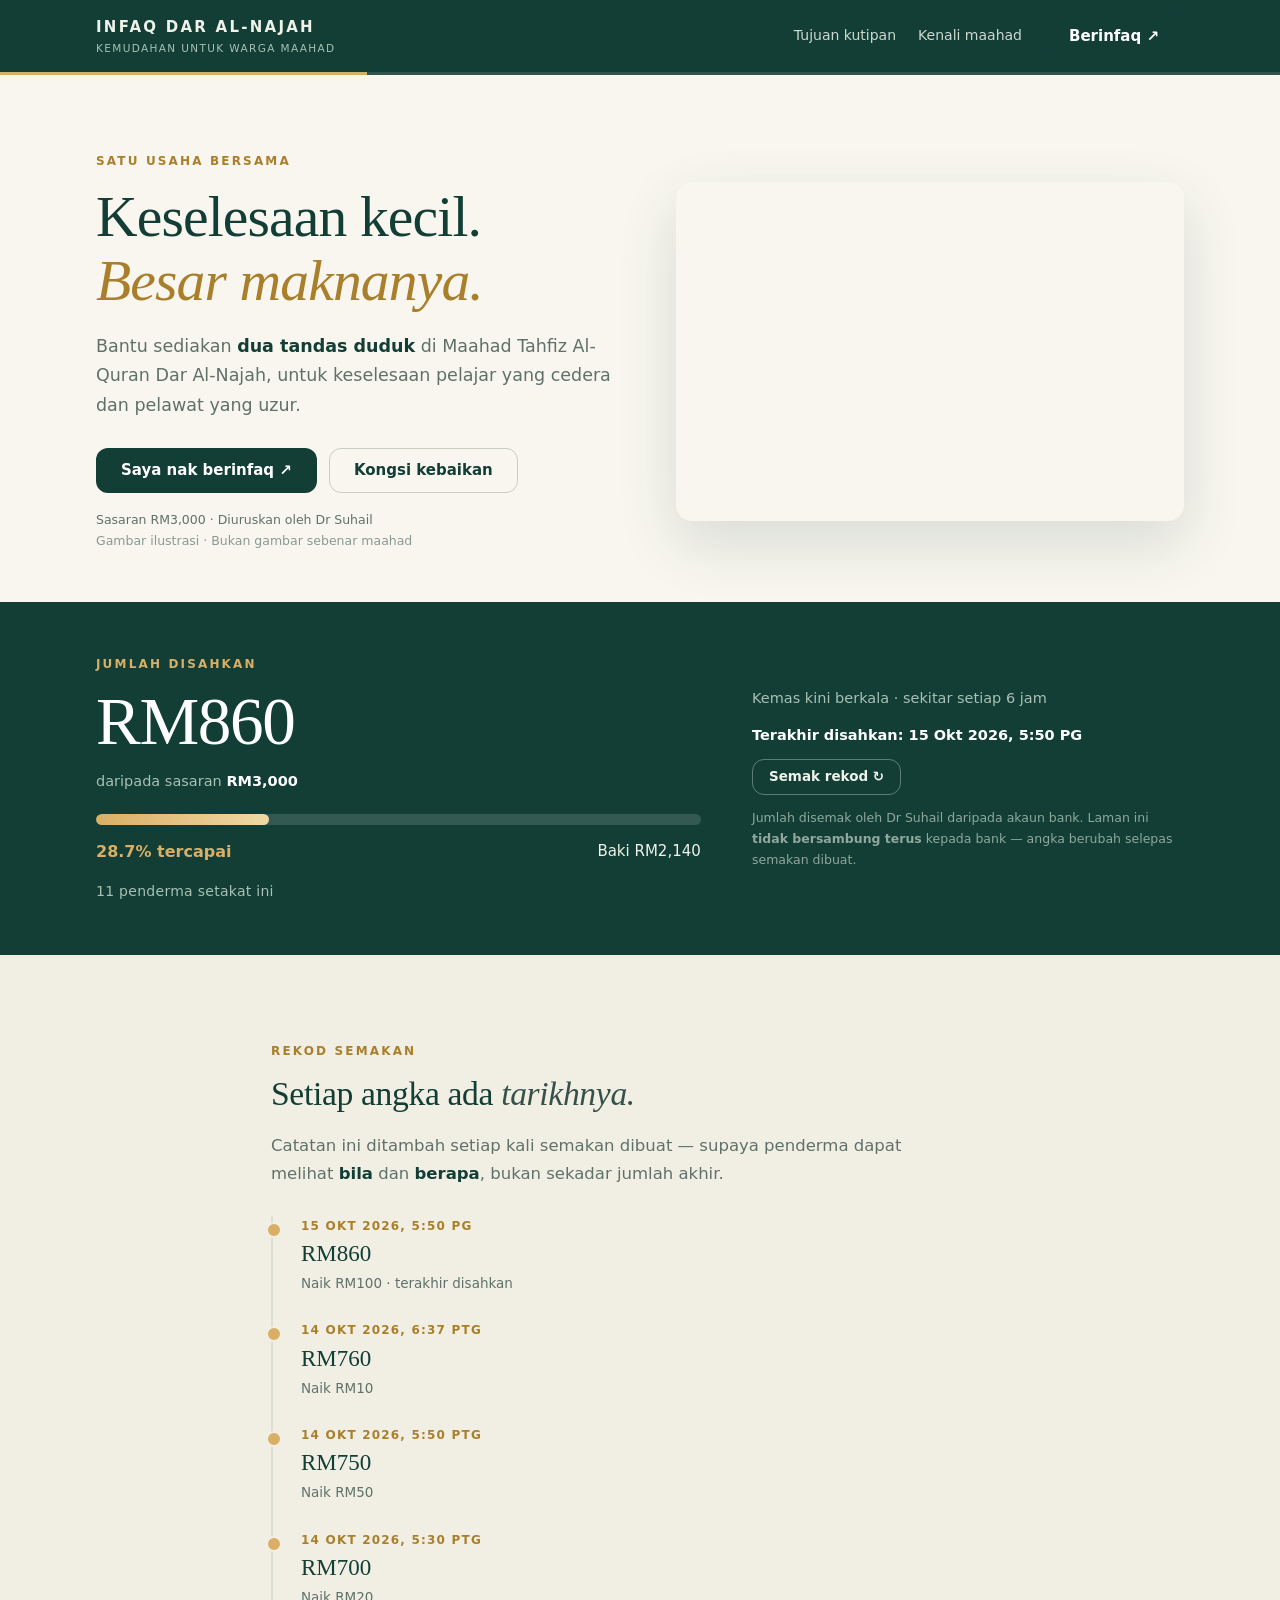
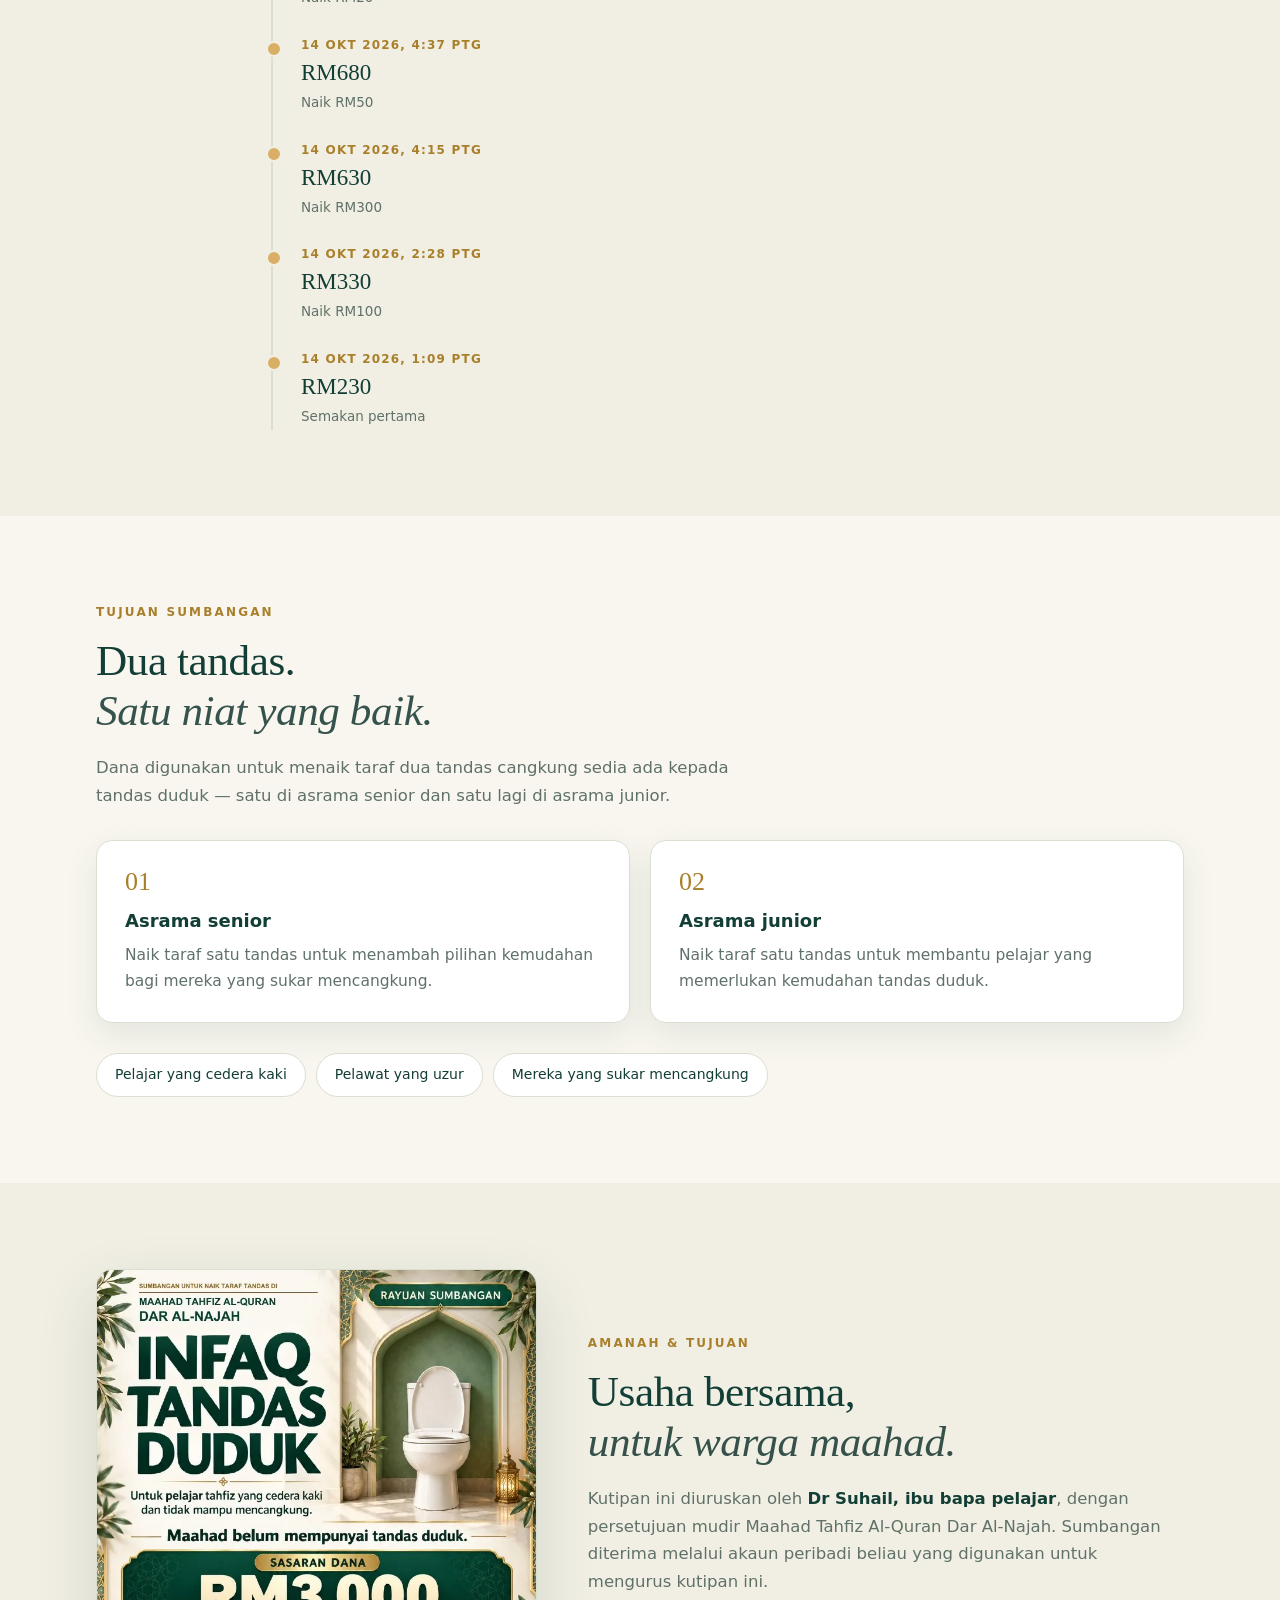
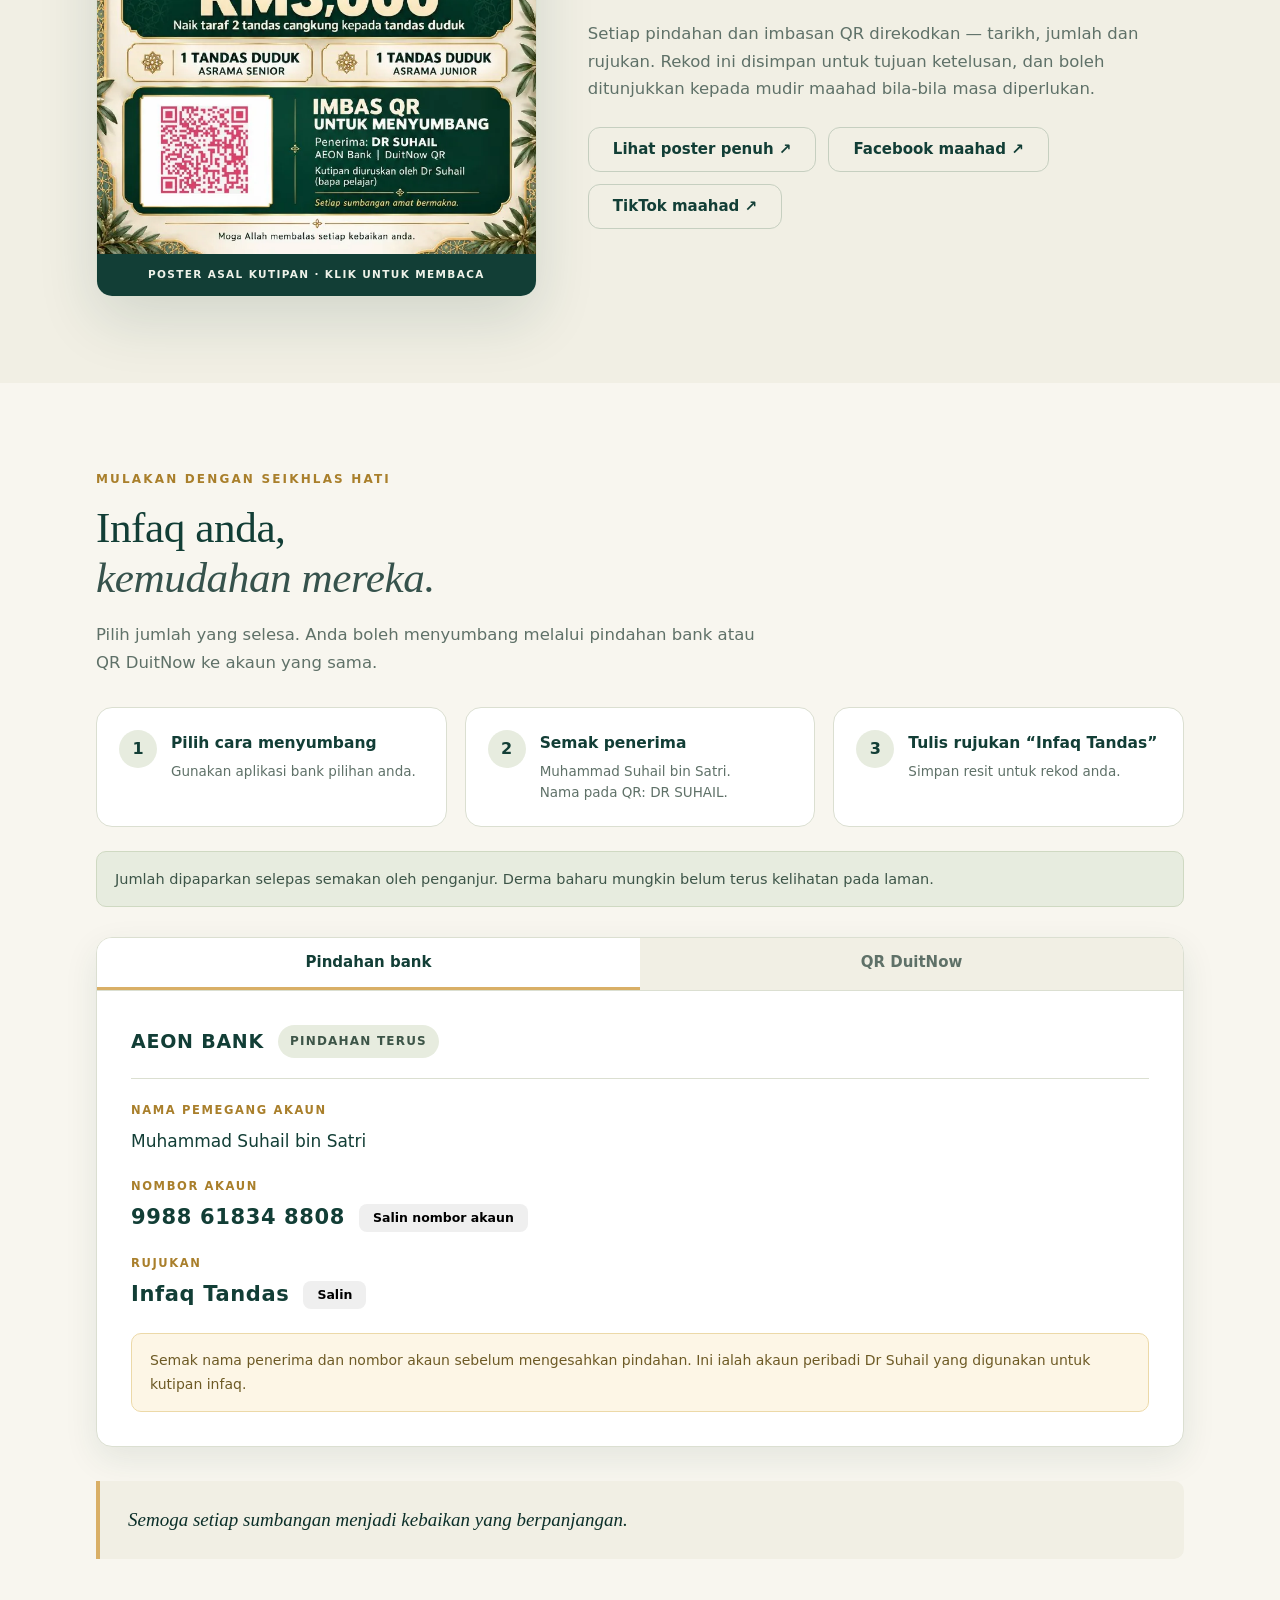
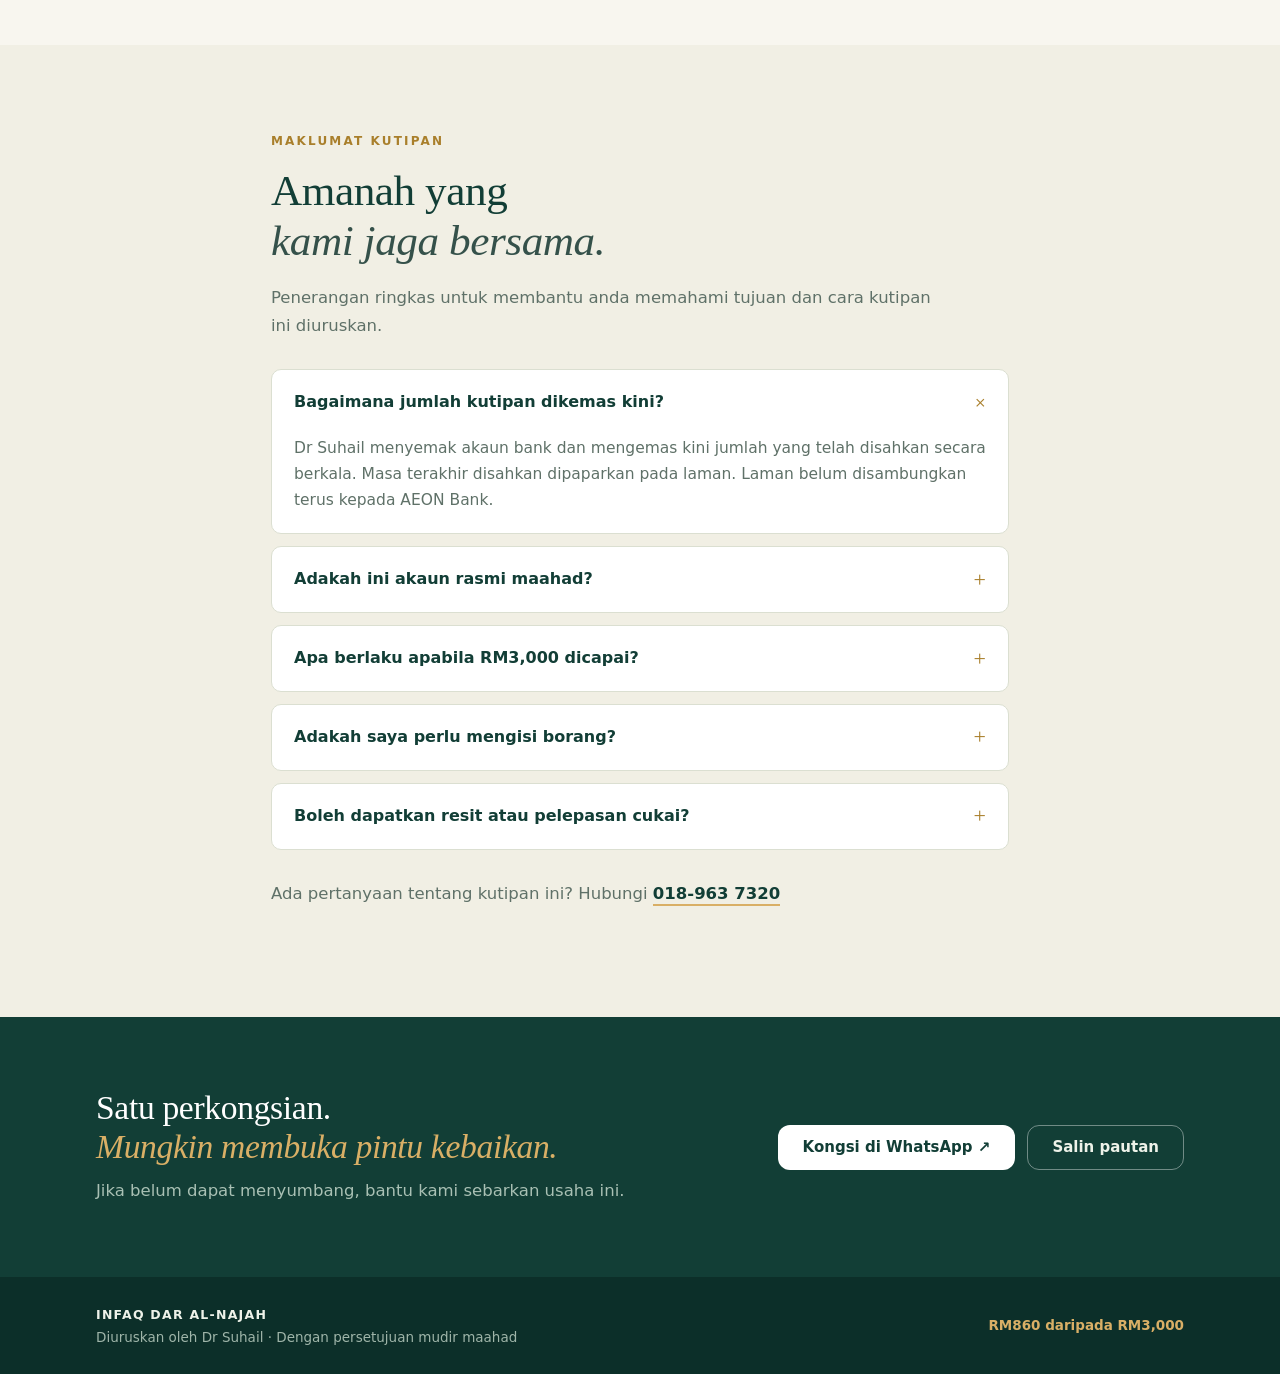
<file: index.html>
<!doctype html>
<html lang="ms">
<head>
<meta charset="utf-8">
<meta name="viewport" content="width=device-width,initial-scale=1">
<title>Infaq Dar Al-Najah · Kemudahan untuk semua</title>
<meta name="description" content="Bantu sediakan dua tandas duduk di Maahad Tahfiz Al-Quran Dar Al-Najah untuk keselesaan pelajar yang cedera dan pelawat yang uzur. Sasaran RM3,000.">
<meta name="theme-color" content="#123e36">
<meta name="author" content="Dr Muhammad Suhail bin Satri">
<link rel="canonical" href="https://infaq.drsuhailsatri.com/">

<meta property="og:type" content="website">
<meta property="og:locale" content="ms_MY">
<meta property="og:site_name" content="Infaq Dar Al-Najah">
<meta property="og:title" content="Infaq Dar Al-Najah — Keselesaan kecil, besar maknanya.">
<meta property="og:description" content="Sasaran RM3,000 untuk dua tandas duduk di Maahad Tahfiz Al-Quran Dar Al-Najah. Infaq melalui AEON Bank atau QR DuitNow.">
<meta property="og:url" content="https://infaq.drsuhailsatri.com/">
<meta property="og:image" content="https://infaq.drsuhailsatri.com/assets/hero.webp">
<meta property="og:image:width" content="1536">
<meta property="og:image:height" content="1024">
<meta name="twitter:card" content="summary_large_image">
<meta name="twitter:title" content="Infaq Dar Al-Najah — Keselesaan kecil, besar maknanya.">
<meta name="twitter:description" content="Sasaran RM3,000 untuk dua tandas duduk di Maahad Tahfiz Al-Quran Dar Al-Najah.">
<meta name="twitter:image" content="https://infaq.drsuhailsatri.com/assets/hero.webp">

<link rel="icon" href="assets/favicon-32.png" sizes="32x32" type="image/png">
<link rel="icon" href="assets/favicon-48.png" sizes="48x48" type="image/png">
<link rel="apple-touch-icon" href="assets/favicon-192.png">
<link rel="preload" as="image" href="assets/hero.webp" type="image/webp">
<link rel="stylesheet" href="styles.css">

<script type="application/ld+json">
{
  "@context": "https://schema.org",
  "@type": "WebPage",
  "name": "Infaq Dar Al-Najah",
  "inLanguage": "ms-MY",
  "description": "Kutipan infaq untuk naik taraf dua tandas duduk di Maahad Tahfiz Al-Quran Dar Al-Najah. Sasaran RM3,000.",
  "url": "https://infaq.drsuhailsatri.com/",
  "about": {
    "@type": "Organization",
    "name": "Maahad Tahfiz Al-Quran Dar Al-Najah",
    "sameAs": ["https://www.facebook.com/mtqdn/", "https://www.tiktok.com/@mtqdn"]
  },
  "contactPoint": {
    "@type": "ContactPoint",
    "contactType": "Pertanyaan infaq",
    "telephone": "+60189637320",
    "availableLanguage": ["ms"]
  }
}
</script>
</head>
<body>

<a class="skiplink" href="#infaq">Lompat ke cara menyumbang</a>

<header class="topbar">
  <div class="wrap topbar-in">
    <a class="brand" href="#atas">
      <span class="brand-text">
        <strong>INFAQ DAR AL-NAJAH</strong>
        <small>KEMUDAHAN UNTUK WARGA MAAHAD</small>
      </span>
    </a>
    <nav class="nav" aria-label="Navigasi utama">
      <a href="#tujuan">Tujuan kutipan</a>
      <a href="#maahad">Kenali maahad</a>
      <a class="btn btn-primary btn-nav" href="#infaq">Berinfaq ↗</a>
    </nav>
  </div>
  <div class="progress-rail" aria-hidden="true"><span id="rail"></span></div>
</header>

<main id="atas">

  <section class="hero">
    <div class="wrap hero-grid">
      <div class="hero-copy">
        <p class="eyebrow">Satu usaha bersama</p>
        <h1>Keselesaan kecil.<br><em>Besar maknanya.</em></h1>
        <p class="lede">
          Bantu sediakan <strong>dua tandas duduk</strong> di Maahad Tahfiz
          Al-Quran Dar Al-Najah, untuk keselesaan pelajar yang cedera dan
          pelawat yang uzur.
        </p>
        <div class="cta-row">
          <a class="btn btn-primary donate-action" href="#infaq">Saya nak berinfaq ↗</a>
          <button class="btn btn-ghost share" type="button">Kongsi kebaikan</button>
        </div>
        <p class="fineprint">
          Sasaran RM3,000 · Diuruskan oleh Dr Suhail<br>
          <span class="soft">Gambar ilustrasi · Bukan gambar sebenar maahad</span>
        </p>
      </div>

      <figure class="hero-figure">
        <picture>
          <source media="(max-width:700px)" srcset="assets/hero-900.webp" type="image/webp">
          <img src="assets/hero.webp" width="1536" height="1024"
               alt="Ilustrasi tandas duduk dalam ruang yang bersih, terang dan selesa"
               fetchpriority="high" decoding="async">
        </picture>
      </figure>
    </div>
  </section>

  <section class="fund" aria-label="Kemajuan kutipan">
    <div class="wrap fund-in">
      <div class="fund-main">
        <p class="eyebrow">Jumlah disahkan</p>
        <p class="big-amount"><span id="total">RM0</span></p>
        <p class="muted">daripada sasaran <strong>RM3,000</strong></p>
        <div class="bar"><span id="bar"></span></div>
        <p class="progress-meta">
          <strong id="percent">0% tercapai</strong>
          <span id="remaining">Baki RM3,000</span>
        </p>
        <p class="donors" id="donors-line">— penderma setakat ini</p>
      </div>

      <div class="fund-side">
        <p class="muted" id="connection">Menghubungi rekod…</p>
        <p class="muted"><strong id="updated">—</strong></p>
        <button class="btn btn-ghost btn-small" id="refresh" type="button">Semak rekod ↻</button>
        <p class="fineprint soft">
          Jumlah disemak oleh Dr Suhail daripada akaun bank. Laman ini
          <strong>tidak bersambung terus</strong> kepada bank — angka berubah
          selepas semakan dibuat.
        </p>
      </div>
    </div>
  </section>

  <section class="band alt log-band hidden" id="rekod">
    <div class="wrap narrow">
      <p class="eyebrow">Rekod semakan</p>
      <h2 class="h2 small">Setiap angka ada <em>tarikhnya.</em></h2>
      <p class="sub">
        Catatan ini ditambah setiap kali semakan dibuat — supaya penderma dapat
        melihat <strong>bila</strong> dan <strong>berapa</strong>, bukan sekadar
        jumlah akhir.
      </p>
      <ol class="log" id="log"></ol>
    </div>
  </section>

  <section class="band" id="tujuan">
    <div class="wrap">
      <p class="eyebrow">Tujuan sumbangan</p>
      <h2 class="h2">Dua tandas.<br><em>Satu niat yang baik.</em></h2>
      <p class="sub">
        Dana digunakan untuk menaik taraf dua tandas cangkung sedia ada kepada
        tandas duduk — satu di asrama senior dan satu lagi di asrama junior.
      </p>

      <div class="cards">
        <article class="card">
          <span class="num" aria-hidden="true">01</span>
          <h3>Asrama senior</h3>
          <p>Naik taraf satu tandas untuk menambah pilihan kemudahan bagi mereka
             yang sukar mencangkung.</p>
        </article>
        <article class="card">
          <span class="num" aria-hidden="true">02</span>
          <h3>Asrama junior</h3>
          <p>Naik taraf satu tandas untuk membantu pelajar yang memerlukan
             kemudahan tandas duduk.</p>
        </article>
      </div>

      <ul class="chips">
        <li>Pelajar yang cedera kaki</li>
        <li>Pelawat yang uzur</li>
        <li>Mereka yang sukar mencangkung</li>
      </ul>
    </div>
  </section>

  <section class="band alt poster-section" id="maahad">
    <div class="wrap poster-in">
      <a class="poster-link" href="assets/poster.pdf" target="_blank" rel="noopener noreferrer">
        <picture>
          <img src="assets/poster-preview.webp" width="750" height="1000" loading="lazy"
               decoding="async" alt="Poster asal kutipan Infaq Tandas Duduk Dar Al-Najah, sasaran RM3,000">
        </picture>
        <span class="poster-tag">POSTER ASAL KUTIPAN · KLIK UNTUK MEMBACA</span>
      </a>

      <div class="poster-copy">
        <p class="eyebrow">Amanah &amp; tujuan</p>
        <h2 class="h2">Usaha bersama,<br><em>untuk warga maahad.</em></h2>
        <p class="sub">
          Kutipan ini diuruskan oleh <strong>Dr Suhail, ibu bapa pelajar</strong>,
          dengan persetujuan mudir Maahad Tahfiz Al-Quran Dar Al-Najah.
          Sumbangan diterima melalui akaun peribadi beliau yang digunakan untuk
          mengurus kutipan ini.
        </p>
        <p class="sub">
          Setiap pindahan dan imbasan QR direkodkan — tarikh, jumlah dan rujukan.
          Rekod ini disimpan untuk tujuan ketelusan, dan boleh ditunjukkan kepada
          mudir maahad bila-bila masa diperlukan.
        </p>
        <div class="cta-row">
          <a class="btn btn-ghost" href="assets/poster.pdf" target="_blank" rel="noopener noreferrer">Lihat poster penuh ↗</a>
          <a class="btn btn-ghost" href="https://www.facebook.com/mtqdn/" target="_blank" rel="noopener noreferrer">Facebook maahad ↗</a>
          <a class="btn btn-ghost" href="https://www.tiktok.com/@mtqdn" target="_blank" rel="noopener noreferrer">TikTok maahad ↗</a>
        </div>
      </div>
    </div>
  </section>

  <section class="band" id="infaq">
    <div class="wrap">
      <p class="eyebrow">Mulakan dengan seikhlas hati</p>
      <h2 class="h2">Infaq anda,<br><em>kemudahan mereka.</em></h2>
      <p class="sub">
        Pilih jumlah yang selesa. Anda boleh menyumbang melalui pindahan bank
        atau QR DuitNow ke akaun yang sama.
      </p>

      <ol class="steps">
        <li>
          <span class="step-n" aria-hidden="true">1</span>
          <div><strong>Pilih cara menyumbang</strong><small>Gunakan aplikasi bank pilihan anda.</small></div>
        </li>
        <li>
          <span class="step-n" aria-hidden="true">2</span>
          <div><strong>Semak penerima</strong><small>Muhammad Suhail bin Satri.<br>Nama pada QR: DR SUHAIL.</small></div>
        </li>
        <li>
          <span class="step-n" aria-hidden="true">3</span>
          <div><strong>Tulis rujukan “Infaq Tandas”</strong><small>Simpan resit untuk rekod anda.</small></div>
        </li>
      </ol>

      <p class="notice">
        Jumlah dipaparkan selepas semakan oleh penganjur.
        Derma baharu mungkin belum terus kelihatan pada laman.
      </p>

      <div class="pay" id="pay-block">
        <div class="tabs" role="tablist" aria-label="Pilih cara menyumbang">
          <button class="tab is-active" id="tab-bank" role="tab" aria-selected="true" aria-controls="panel-bank" type="button">Pindahan bank</button>
          <button class="tab" id="tab-qr" role="tab" aria-selected="false" aria-controls="panel-qr" type="button">QR DuitNow</button>
        </div>

        <div class="panel" id="panel-bank" role="tabpanel" aria-labelledby="tab-bank" tabindex="0">
          <div class="bank-head">
            <span class="bank-name">AEON BANK</span>
            <span class="bank-tag">Pindahan terus</span>
          </div>
          <dl class="facts">
            <div>
              <dt>Nama pemegang akaun</dt>
              <dd>Muhammad Suhail bin Satri</dd>
            </div>
            <div>
              <dt>Nombor akaun</dt>
              <dd class="acct"><span>9988 61834 8808</span>
                <button class="btn btn-tiny" id="copy-account" type="button">Salin nombor akaun</button>
              </dd>
            </div>
            <div>
              <dt>Rujukan</dt>
              <dd class="acct"><span>Infaq Tandas</span>
                <button class="btn btn-tiny" id="copy-ref" type="button">Salin</button>
              </dd>
            </div>
          </dl>
          <p class="warn">
            Semak nama penerima dan nombor akaun sebelum mengesahkan pindahan.
            Ini ialah akaun peribadi Dr Suhail yang digunakan untuk kutipan infaq.
          </p>
        </div>

        <div class="panel hidden" id="panel-qr" role="tabpanel" aria-labelledby="tab-qr" tabindex="0">
          <div class="qr-wrap">
            <img src="assets/qr-duitnow.png" width="1290" height="1749" loading="lazy"
                 decoding="async" alt="QR DuitNow AEON Bank atas nama DR SUHAIL">
            <div class="qr-side">
              <p class="qr-line">Penerima: <strong>DR SUHAIL</strong></p>
              <p class="qr-line">Rujukan: <strong>Infaq Tandas</strong></p>
              <a class="btn btn-ghost" href="assets/qr-duitnow.png"
                 download="QR-DuitNow-DR-SUHAIL.png">Simpan QR ↓</a>
              <p class="fineprint">
                Jika menggunakan satu telefon, simpan QR dan pilih imbas dari
                galeri jika aplikasi bank menyokongnya.
              </p>
            </div>
          </div>
        </div>
      </div>

      <div class="goal-message hidden" id="goal-message">
        <strong>Alhamdulillah, sasaran dicapai.</strong>
        <p>Kutipan RM3,000 telah selesai. Terima kasih atas sumbangan dan sokongan anda.</p>
      </div>

      <blockquote class="pull">
        Semoga setiap sumbangan menjadi kebaikan yang berpanjangan.
      </blockquote>
    </div>
  </section>

  <section class="band alt" id="soalan">
    <div class="wrap narrow">
      <p class="eyebrow">Maklumat kutipan</p>
      <h2 class="h2">Amanah yang<br><em>kami jaga bersama.</em></h2>
      <p class="sub">Penerangan ringkas untuk membantu anda memahami tujuan dan cara kutipan ini diuruskan.</p>

      <div class="faq">
        <details open>
          <summary>Bagaimana jumlah kutipan dikemas kini?</summary>
          <p>Dr Suhail menyemak akaun bank dan mengemas kini jumlah yang telah
             disahkan secara berkala. Masa terakhir disahkan dipaparkan pada
             laman. Laman belum disambungkan terus kepada AEON Bank.</p>
        </details>
        <details>
          <summary>Adakah ini akaun rasmi maahad?</summary>
          <p>Bayaran diterima ke akaun peribadi AEON Bank milik Muhammad Suhail
             bin Satri. Dana diuruskan oleh Dr Suhail dengan persetujuan mudir.
             Akaun pindahan dan QR adalah akaun yang sama.</p>
        </details>
        <details>
          <summary>Apa berlaku apabila RM3,000 dicapai?</summary>
          <p>Laman memaparkan kutipan selesai dan menyembunyikan butiran bayaran
             apabila jumlah yang disahkan mencapai sasaran. Nombor akaun dan QR
             yang telah disimpan masih boleh menerima pindahan; penutupan laman
             tidak menyekat transaksi bank.</p>
        </details>
        <details>
          <summary>Adakah saya perlu mengisi borang?</summary>
          <p>Tidak. Buat pindahan bank atau bayaran QR dan tulis “Infaq Tandas”
             pada ruangan rujukan. Laman ini tidak meminta nama atau resit
             penderma.</p>
        </details>
        <details>
          <summary>Boleh dapatkan resit atau pelepasan cukai?</summary>
          <p>Ini infaq atas usaha sendiri, bukan sumbangan kepada badan
             bertauliah. Tiada resit rasmi atau pelepasan cukai ditawarkan.</p>
        </details>
      </div>

      <p class="sub contact">
        Ada pertanyaan tentang kutipan ini? Hubungi
        <a class="phone" href="tel:+60189637320">018-963 7320</a>
      </p>
    </div>
  </section>

  <section class="share-band">
    <div class="wrap share-in">
      <div>
        <h2 class="h2 small">Satu perkongsian.<br><em>Mungkin membuka pintu kebaikan.</em></h2>
        <p>Jika belum dapat menyumbang, bantu kami sebarkan usaha ini.</p>
      </div>
      <div class="share-actions">
        <button class="btn btn-white share" type="button">Kongsi di WhatsApp ↗</button>
        <button class="btn btn-outline" id="copy-link" type="button">Salin pautan</button>
      </div>
    </div>
  </section>

</main>

<footer class="footer">
  <div class="wrap footer-in">
    <span>
      <strong>INFAQ DAR AL-NAJAH</strong><br>
      Diuruskan oleh Dr Suhail · Dengan persetujuan mudir maahad
    </span>
    <span class="foot-progress" id="foot-progress">RM0 daripada RM3,000</span>
  </div>
</footer>

<div class="mobile-bar" id="mobile-bar">
  <span><strong id="mobile-total">RM0</strong><small>disahkan · sasaran RM3,000</small></span>
  <a class="btn btn-primary btn-small donate-action" href="#infaq">Berinfaq ↗</a>
</div>

<div id="toast" class="toast hidden" role="status" aria-live="polite"></div>
<p id="update-announcement" class="sr-only" aria-live="polite"></p>

<script src="app.js"></script>
</body>
</html>
</file>
<file: styles.css>
/* ============================================================
   Infaq Dar Al-Najah — gaya
   ============================================================ */

:root{
  --ink:#123e36;
  --ink-2:#0c2f29;
  --cream:#f8f6ef;
  --cream-2:#f1efe4;
  --leaf:#e7ecdf;
  --gold:#d9af66;
  --gold-2:#a97f2b;
  --muted:#5f7168;
  --line:#dbdfd1;
  --white:#fff;

  --r:16px;
  --r-sm:10px;
  --shadow:0 12px 34px rgba(18,62,54,.09);
  --shadow-lg:0 22px 60px rgba(18,62,54,.14);

  --f-body:'Segoe UI',system-ui,-apple-system,'Helvetica Neue',Arial,sans-serif;
  --f-head:Georgia,'Times New Roman',serif;

  --pad:clamp(18px,4vw,26px);
}

*{box-sizing:border-box}

html{scroll-behavior:smooth;scroll-padding-top:90px}

body{
  margin:0;
  background:var(--cream);
  color:var(--ink);
  font:16.5px/1.68 var(--f-body);
  -webkit-font-smoothing:antialiased;
  text-rendering:optimizeLegibility;
  padding-bottom:0;
}

img{max-width:100%;height:auto;display:block}
a{color:inherit}

h1,h2,h3{text-wrap:balance}
p,li{text-wrap:pretty}

.wrap{max-width:1140px;margin:0 auto;padding:0 var(--pad)}
.wrap.narrow{max-width:790px}

.hidden{display:none !important}

.sr-only{position:absolute;width:1px;height:1px;padding:0;margin:-1px;overflow:hidden;
  clip:rect(0 0 0 0);white-space:nowrap;border:0}

.skiplink{position:absolute;left:-9999px;top:0;background:var(--ink);color:#fff;
  padding:13px 20px;border-radius:0 0 12px 0;z-index:200;font-weight:600}
.skiplink:focus{left:0}

:focus-visible{outline:3px solid var(--gold);outline-offset:3px;border-radius:4px}

/* ---------------- topbar ---------------- */
.topbar{background:var(--ink);color:#eef2e9;position:sticky;top:0;z-index:50}
.topbar-in{display:flex;align-items:center;justify-content:space-between;gap:18px;min-height:72px}

.brand{display:flex;align-items:center;gap:12px;text-decoration:none;min-width:0}
.brand-text{display:flex;flex-direction:column;min-width:0}
.brand-text strong{font-size:15px;letter-spacing:.15em;font-weight:700;white-space:nowrap}
.brand-text small{font-size:10.5px;letter-spacing:.13em;color:#a9c0b4;white-space:nowrap}

.nav{display:flex;align-items:center;gap:22px}
.nav > a:not(.btn){
  font-size:14px;text-decoration:none;color:#cdd9d0;padding:4px 0;
  border-bottom:1px solid transparent;transition:color .15s,border-color .15s;
}
.nav > a:not(.btn):hover{color:#fff;border-color:var(--gold)}
.btn-nav{padding:10px 18px;font-size:13.5px}

.progress-rail{height:3px;background:rgba(255,255,255,.12)}
.progress-rail span{display:block;height:100%;width:0;background:var(--gold);transition:width .6s ease}
.progress-rail span.instant{transition:none}

/* ---------------- butang ---------------- */
.btn{
  display:inline-flex;align-items:center;justify-content:center;gap:8px;
  padding:14px 24px;border-radius:12px;border:1px solid transparent;
  font:600 15px/1 var(--f-body);cursor:pointer;text-decoration:none;
  transition:transform .12s ease,background .16s ease,border-color .16s ease,color .16s ease;
  white-space:nowrap;
}
.btn:active{transform:translateY(1px)}
.btn-primary{background:var(--ink);color:#fff}
.btn-primary:hover{background:var(--ink-2)}
.btn-ghost{background:transparent;color:var(--ink);border-color:#c6cfc0}
.btn-ghost:hover{border-color:var(--ink);background:rgba(18,62,54,.05)}
.btn-white{background:#fff;color:var(--ink)}
.btn-white:hover{background:var(--cream)}
.btn-outline{background:transparent;color:#eef2e9;border-color:rgba(255,255,255,.4)}
.btn-outline:hover{border-color:var(--gold);color:#fff}
.btn-small{padding:10px 16px;font-size:13.5px}
.btn-tiny{padding:7px 13px;font-size:12.5px;border-radius:8px}

/* ---------------- umum ---------------- */
.eyebrow{margin:0 0 14px;font-size:12px;letter-spacing:.18em;font-weight:700;
  color:var(--gold-2);text-transform:uppercase}

.h2{margin:0 0 18px;font:400 clamp(1.75rem,3.9vw,2.7rem)/1.16 var(--f-head);letter-spacing:-.01em}
.h2 em{font-style:italic;color:var(--ink-2);opacity:.82}
.h2.small{font-size:clamp(1.5rem,3vw,2.1rem)}

.sub{color:var(--muted);max-width:64ch;margin:0 0 24px;font-size:16.5px}
.sub strong{color:var(--ink)}
.muted{color:var(--muted);font-size:14.5px}
.soft{color:#8a9a90}
.fineprint{font-size:12.5px;color:var(--muted);margin:16px 0 0;line-height:1.7}

/* ---------------- hero ---------------- */
.hero{padding:clamp(38px,6vw,76px) 0 clamp(30px,4vw,50px)}
.hero-grid{display:grid;grid-template-columns:1.02fr .98fr;gap:clamp(28px,4vw,54px);align-items:center}

.hero h1{margin:0 0 20px;font:400 clamp(2.15rem,5.4vw,3.6rem)/1.1 var(--f-head);letter-spacing:-.015em}
.hero h1 em{font-style:italic;color:var(--gold-2)}
.lede{font-size:17.5px;color:var(--muted);max-width:52ch;margin:0 0 28px}
.lede strong{color:var(--ink)}

.cta-row{display:flex;gap:12px;flex-wrap:wrap;align-items:center;margin-bottom:4px}

.hero-figure{margin:0;border-radius:var(--r);overflow:hidden;box-shadow:var(--shadow-lg)}
.hero-figure img{width:100%;aspect-ratio:3/2;object-fit:cover}

/* ---------------- jumlah ---------------- */
.fund{background:var(--ink);color:#eef2e9;padding:clamp(34px,4.5vw,52px) 0}
.fund .eyebrow{color:var(--gold)}
.fund-in{display:grid;grid-template-columns:1.4fr 1fr;gap:clamp(24px,4vw,54px);align-items:center}
.big-amount{margin:0;font:400 clamp(2.6rem,7vw,4.2rem)/1 var(--f-head);color:#fff;letter-spacing:-.02em}
.fund .muted{color:#a9c0b4}
.fund .muted strong{color:#fff}

.bar{height:11px;border-radius:99px;background:rgba(255,255,255,.14);overflow:hidden;margin:20px 0 14px}
.bar span{display:block;height:100%;width:0;border-radius:99px;
  background:linear-gradient(90deg,var(--gold),#f0d9a4);transition:width .7s cubic-bezier(.4,0,.2,1)}
.bar span.instant{transition:none}

.progress-meta{display:flex;justify-content:space-between;gap:14px;flex-wrap:wrap;margin:0;font-size:15px}
.progress-meta strong{color:var(--gold);font-size:16px}
.donors{margin:14px 0 0;font-size:14px;color:#a9c0b4;letter-spacing:.02em}

/* rekod semakan */
.log{list-style:none;padding:0;margin:28px 0 0;border-left:2px solid var(--line)}
.log li{position:relative;padding:0 0 24px 28px}
.log li:last-child{padding-bottom:0}
.log li::before{
  content:"";position:absolute;left:-7px;top:6px;width:12px;height:12px;border-radius:50%;
  background:var(--gold);border:2px solid var(--cream-2)}
.log time{
  display:block;font-size:12px;letter-spacing:.1em;font-weight:700;
  color:var(--gold-2);text-transform:uppercase}
.log b{display:block;font:400 23px/1.3 var(--f-head);margin-top:3px}
.log small{color:var(--muted);font-size:13.5px}

.fund-side{display:flex;flex-direction:column;align-items:flex-start;gap:12px}
.fund-side .muted{margin:0}
.fund-side .btn-ghost{color:#eef2e9;border-color:rgba(255,255,255,.32)}
.fund-side .btn-ghost:hover{border-color:var(--gold);background:rgba(255,255,255,.06)}
.fund-side .fineprint{color:#8fa89b;margin:0}

/* ---------------- band ---------------- */
.band{padding:clamp(48px,7vw,86px) 0}
.band.alt{background:var(--cream-2)}

/* ---------------- kad ---------------- */
.cards{display:grid;grid-template-columns:repeat(auto-fit,minmax(270px,1fr));gap:20px;margin:30px 0}
.card{background:var(--white);border:1px solid var(--line);border-radius:var(--r);
  padding:28px;box-shadow:var(--shadow);transition:transform .18s ease,box-shadow .18s ease}
.card:hover{transform:translateY(-3px);box-shadow:var(--shadow-lg)}
.card .num{display:inline-block;font:400 26px/1 var(--f-head);color:var(--gold-2);margin-bottom:14px}
.card h3{margin:0 0 9px;font:700 18px/1.35 var(--f-body)}
.card p{margin:0;color:var(--muted);font-size:15.5px}

.chips{list-style:none;display:flex;flex-wrap:wrap;gap:10px;padding:0;margin:0}
.chips li{background:var(--white);border:1px solid var(--line);border-radius:99px;
  padding:9px 18px;font-size:14px}

/* ---------------- poster ---------------- */
.poster-in{display:grid;grid-template-columns:.85fr 1.15fr;gap:clamp(28px,4vw,56px);align-items:center}
.poster-link{display:block;position:relative;border-radius:var(--r);overflow:hidden;
  box-shadow:var(--shadow-lg);text-decoration:none;background:#fff;border:1px solid var(--line)}
.poster-link img{width:100%;transition:transform .4s ease}
.poster-link:hover img{transform:scale(1.025)}
.poster-tag{display:block;background:var(--ink);color:#eef2e9;font-size:10.5px;
  letter-spacing:.13em;font-weight:700;text-align:center;padding:12px 10px}

/* ---------------- langkah ---------------- */
.steps{list-style:none;padding:0;margin:30px 0 0;
  display:grid;grid-template-columns:repeat(auto-fit,minmax(240px,1fr));gap:18px;counter-reset:s}
.steps li{display:flex;gap:14px;background:var(--white);border:1px solid var(--line);
  border-radius:var(--r);padding:22px}
.step-n{flex:none;width:38px;height:38px;border-radius:50%;background:var(--leaf);
  color:var(--ink);display:grid;place-items:center;font:700 16px/1 var(--f-body)}
.steps strong{display:block;font-size:15.5px;margin-bottom:5px}
.steps small{display:block;color:var(--muted);font-size:13.5px;line-height:1.6}

.notice{margin:24px 0 0;padding:15px 18px;border-radius:var(--r-sm);
  background:var(--leaf);border:1px solid #cfd9c2;font-size:14.5px;color:#3d5548}

/* ---------------- bayaran ---------------- */
.pay{margin-top:30px;background:var(--white);border:1px solid var(--line);
  border-radius:var(--r);overflow:hidden;box-shadow:var(--shadow)}
.tabs{display:flex;background:var(--cream-2);border-bottom:1px solid var(--line)}
.tab{flex:1;padding:17px 20px;background:transparent;border:0;cursor:pointer;
  font:600 15px/1 var(--f-body);color:var(--muted);border-bottom:3px solid transparent;
  transition:color .15s,border-color .15s,background .15s}
.tab:hover{color:var(--ink);background:rgba(18,62,54,.03)}
.tab.is-active{color:var(--ink);border-bottom-color:var(--gold);background:var(--white)}

.panel{padding:clamp(22px,3.4vw,34px)}
.panel:focus{outline:none}

.bank-head{display:flex;align-items:center;gap:14px;flex-wrap:wrap;
  padding-bottom:20px;margin-bottom:22px;border-bottom:1px solid var(--line)}
.bank-name{font:700 19px/1 var(--f-body);letter-spacing:.04em}
.bank-tag{font-size:12px;letter-spacing:.1em;text-transform:uppercase;
  background:var(--leaf);color:#3d5548;padding:6px 12px;border-radius:99px;font-weight:700}

.facts{margin:0;display:grid;gap:22px}
.facts div{margin:0}
.facts dt{font-size:11.5px;letter-spacing:.14em;font-weight:700;color:var(--gold-2);
  text-transform:uppercase;margin-bottom:7px}
.facts dd{margin:0;font-size:17px}
.facts dd.acct{display:flex;align-items:center;gap:14px;flex-wrap:wrap;
  font:700 21px/1.3 var(--f-body);letter-spacing:.03em}
.rtl-dir{font-variant-numeric:tabular-nums}

.warn{margin:24px 0 0;padding:15px 18px;border-radius:var(--r-sm);
  background:#fdf6e6;border:1px solid #ecd9a8;font-size:14px;color:#6d5a25}

.qr-wrap{display:grid;grid-template-columns:minmax(0,320px) 1fr;
  gap:clamp(22px,3vw,40px);align-items:start}
.qr-wrap img{border:1px solid var(--line);border-radius:var(--r-sm);background:#fff;width:100%}
.qr-side{display:flex;flex-direction:column;gap:12px;align-items:flex-start}
.qr-line{margin:0;font-size:15.5px;color:var(--muted)}
.qr-line strong{color:var(--ink)}
.qr-side .fineprint{margin:0}

.goal-message{margin-top:28px;padding:26px;border-radius:var(--r);
  background:var(--leaf);border:1px solid #cfd9c2}
.goal-message strong{display:block;font:400 22px/1.3 var(--f-head);margin-bottom:8px}
.goal-message p{margin:0;color:#3d5548}

.pull{margin:34px 0 0;padding:24px 28px;border-left:4px solid var(--gold);
  background:var(--cream-2);border-radius:0 var(--r-sm) var(--r-sm) 0;
  font:italic 400 19px/1.6 var(--f-head);color:var(--ink-2)}

/* ---------------- FAQ ---------------- */
.faq{margin:30px 0 0}
.faq details{background:var(--white);border:1px solid var(--line);border-radius:var(--r-sm);
  padding:0;margin-bottom:12px;overflow:hidden}
.faq summary{padding:19px 22px;font-weight:600;font-size:16px;cursor:pointer;
  list-style:none;display:flex;justify-content:space-between;gap:16px;align-items:center}
.faq summary::-webkit-details-marker{display:none}
.faq summary::after{content:"+";font:400 22px/1 var(--f-head);color:var(--gold-2);
  flex:none;transition:transform .2s ease}
.faq details[open] summary::after{transform:rotate(45deg)}
.faq details p{margin:0;padding:0 22px 20px;color:var(--muted);font-size:15.5px}

.todo{background:#fdf6e6;border-bottom:1px dashed var(--gold-2);padding:1px 6px;border-radius:3px}
.contact{margin-top:30px}
.phone{font-weight:700;color:var(--ink);text-decoration:none;white-space:nowrap;
  border-bottom:2px solid var(--gold);padding-bottom:1px}
.phone:hover{color:var(--gold-2);border-color:var(--ink)}

/* ---------------- kongsi ---------------- */
.share-band{background:var(--ink);color:#eef2e9;padding:clamp(44px,6vw,72px) 0}
.share-in{display:flex;align-items:center;justify-content:space-between;gap:30px;flex-wrap:wrap}
.share-band .h2{color:#fff;margin-bottom:10px}
.share-band .h2 em{color:var(--gold);opacity:1}
.share-band p{margin:0;color:#a9c0b4;max-width:52ch}
.share-actions{display:flex;gap:12px;flex-wrap:wrap}

/* ---------------- footer ---------------- */
.footer{background:var(--ink-2);color:#9fb5a9;padding:26px 0;font-size:13.5px}
.footer-in{display:flex;justify-content:space-between;gap:16px;flex-wrap:wrap;align-items:center}
.footer strong{color:#eef2e9;letter-spacing:.1em;font-size:12.5px}
.foot-progress{color:var(--gold);font-weight:600}

/* ---------------- toast ---------------- */
.toast{position:fixed;left:0;right:0;bottom:26px;margin:0 auto;width:max-content;max-width:90vw;
  background:var(--ink);color:#fff;padding:14px 24px;border-radius:99px;font-size:14.5px;
  box-shadow:0 14px 34px rgba(0,0,0,.3);z-index:120}

/* ---------------- bar mudah alih ---------------- */
.mobile-bar{display:none}

@media (max-width:860px){
  .mobile-bar{
    display:flex;align-items:center;justify-content:space-between;gap:14px;
    position:fixed;left:0;right:0;bottom:0;z-index:100;
    background:var(--ink);color:#eef2e9;padding:12px 18px;
    box-shadow:0 -6px 22px rgba(0,0,0,.22);
  }
  .mobile-bar span{display:flex;flex-direction:column;line-height:1.25}
  .mobile-bar strong{font:400 19px/1 var(--f-head);color:var(--gold)}
  .mobile-bar small{font-size:11.5px;color:#a9c0b4}
  body{padding-bottom:76px}
  .footer{padding-bottom:96px}
}

/* ---------------- responsif ---------------- */
@media (max-width:980px){
  .hero-grid,.fund-in,.poster-in{grid-template-columns:1fr}
  .hero-figure{order:-1}
  .fund-side{align-items:flex-start}
  .qr-wrap{grid-template-columns:1fr}
  .qr-wrap img{max-width:320px}
}
@media (max-width:760px){
  .nav > a:not(.btn){display:none}
  .brand-text small{display:none}
  .hero h1{font-size:clamp(2rem,8vw,2.6rem)}
  .btn{width:100%}
  .cta-row,.share-actions{width:100%}
  .share-actions .btn{width:100%}
  .facts dd.acct{font-size:19px}
  .tabs{flex-direction:row}
  .tab{font-size:14px;padding:15px 10px}
}
@media (max-width:400px){
  .brand-text strong{font-size:11px;letter-spacing:.1em}
  .btn-nav{padding:9px 13px;font-size:12.5px}
}

@media (prefers-reduced-motion:reduce){
  *{transition:none !important;animation:none !important;scroll-behavior:auto !important}
  .poster-link:hover img,.card:hover{transform:none}
}

@media print{
  .topbar,.mobile-bar,.share-band,.footer,.toast,.tabs,.btn{display:none !important}
  body{background:#fff;padding:0}
  .band{padding:18px 0}
  .panel.hidden{display:block !important}
}
</file>
